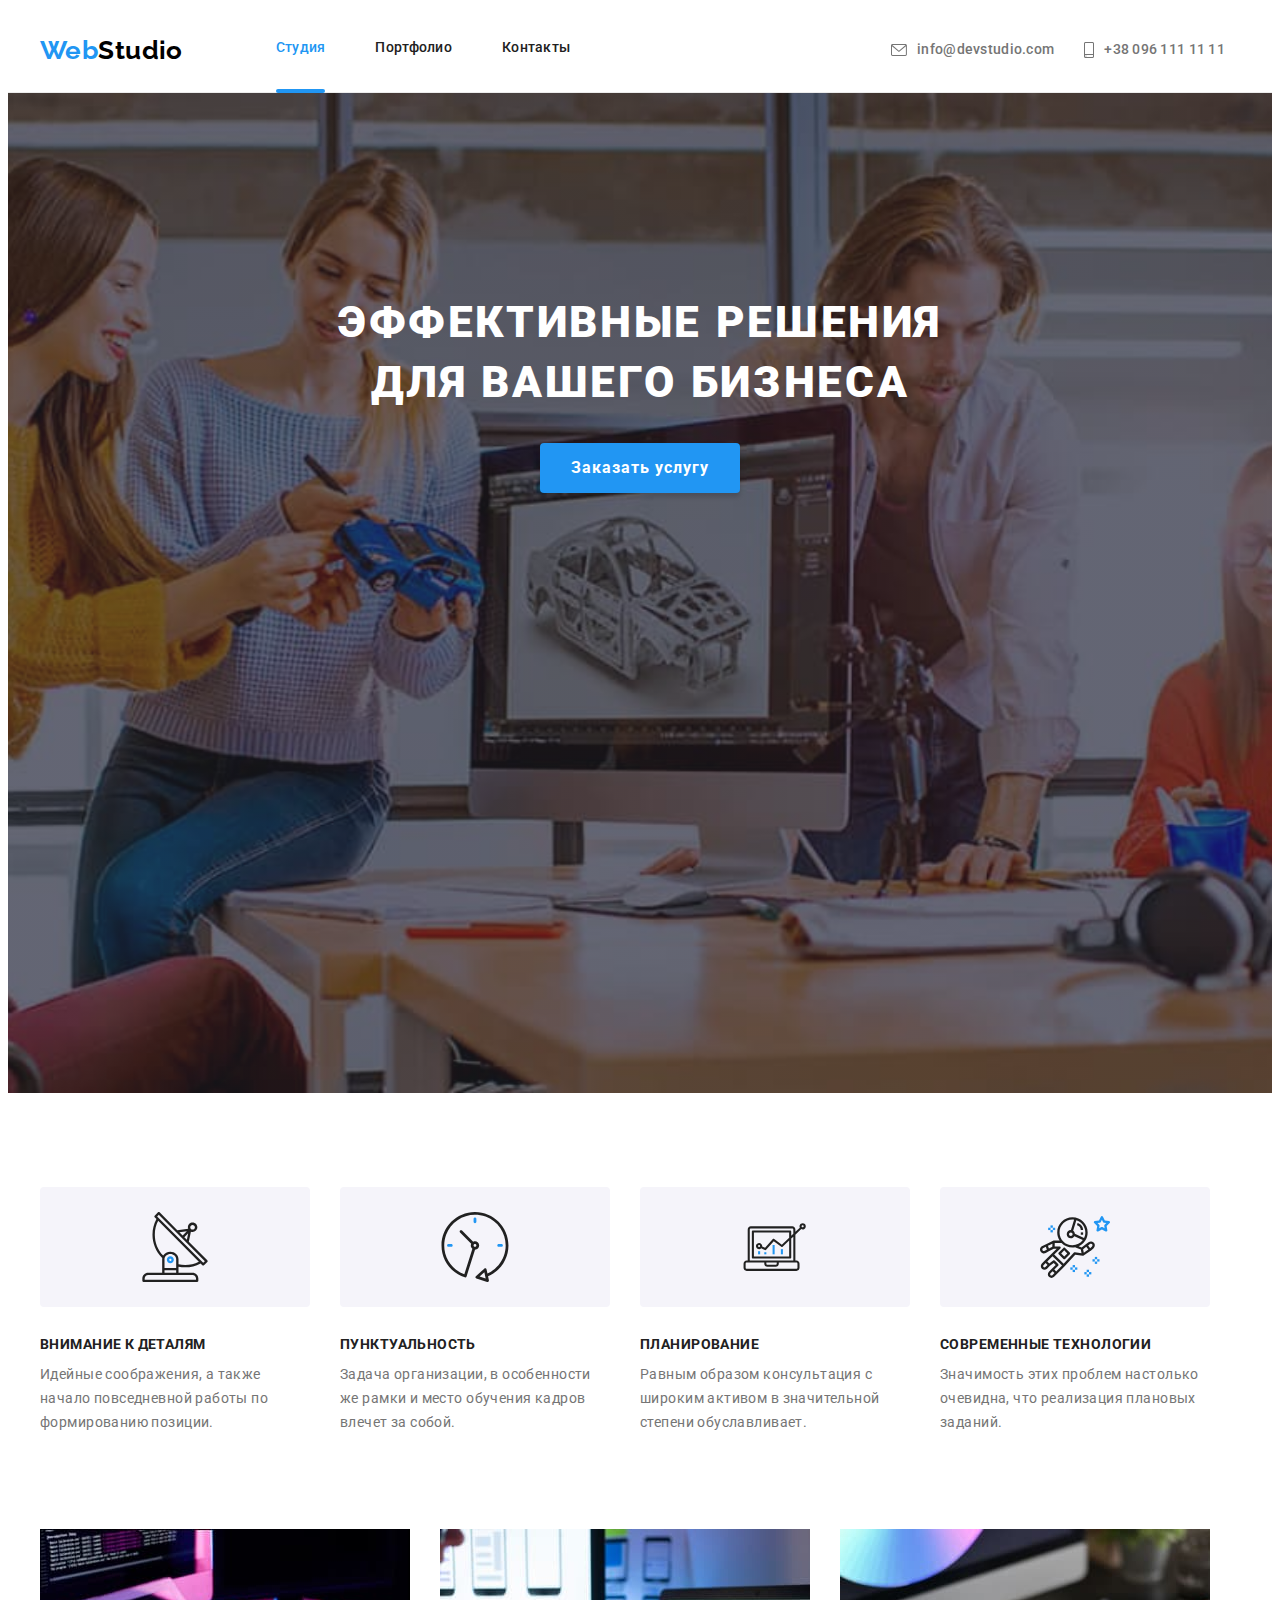
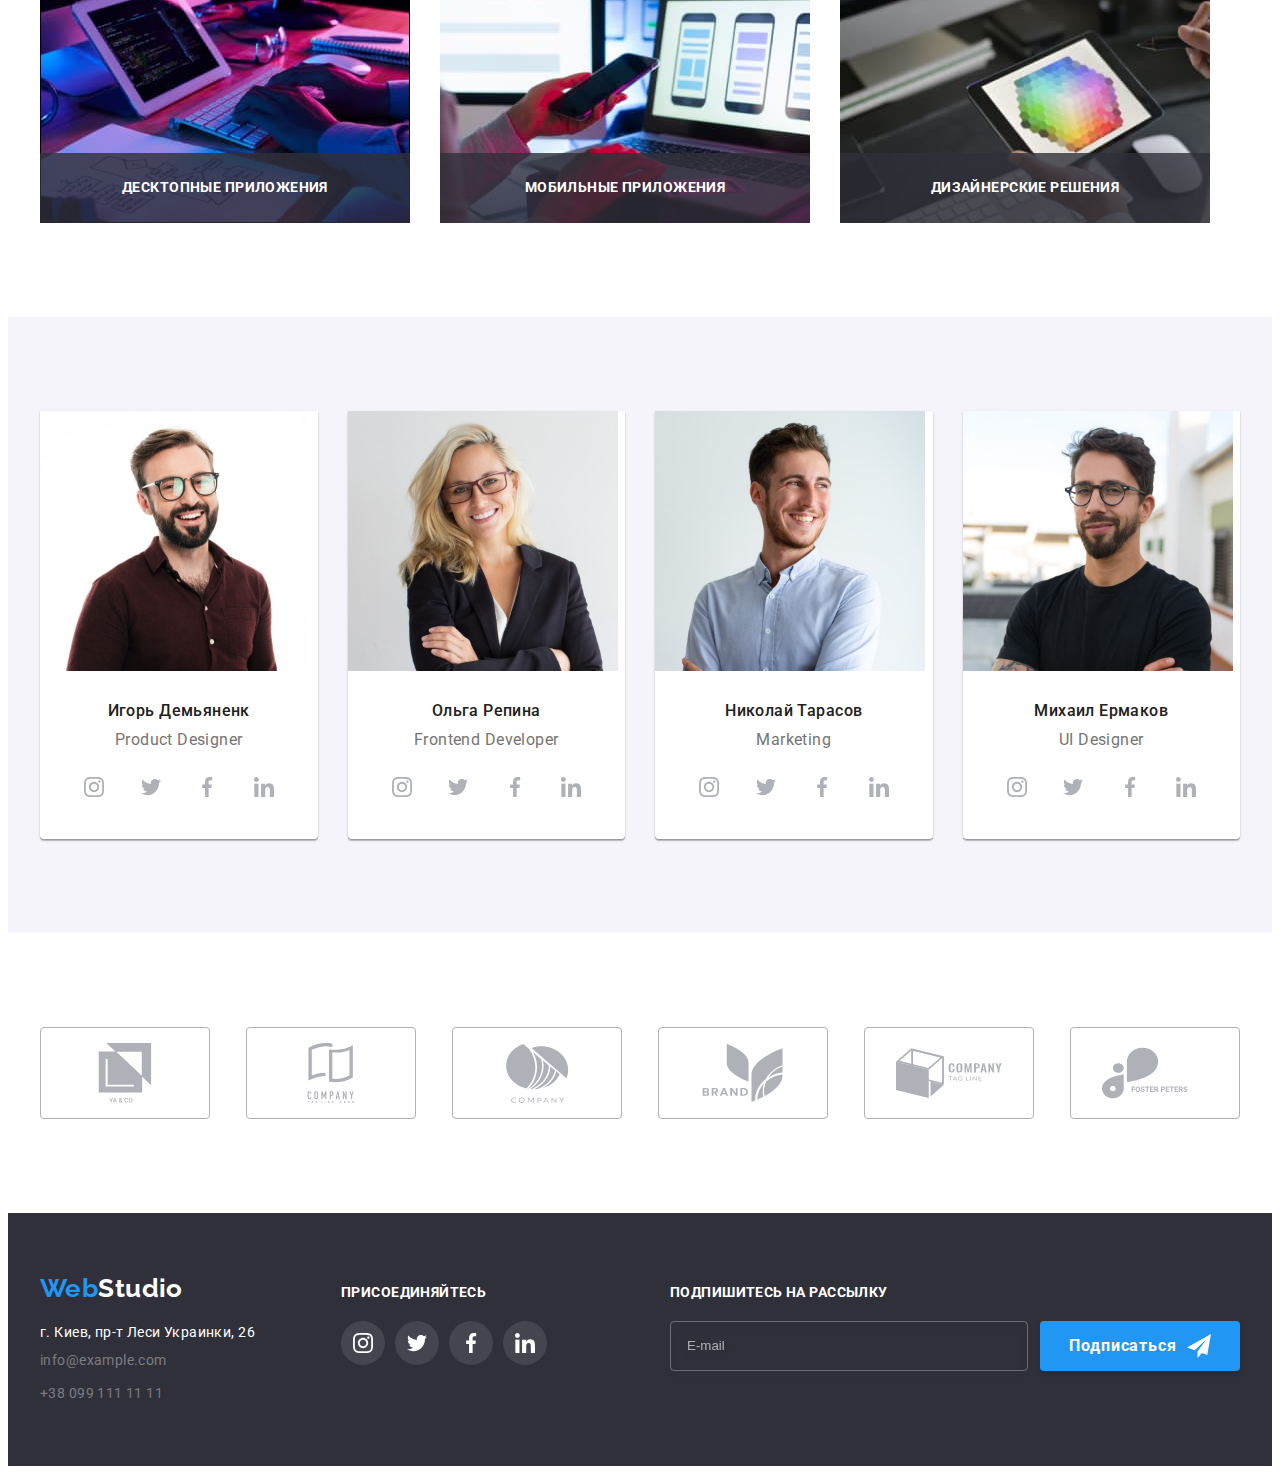
<file: index.html>
<!DOCTYPE html>
<html lang="ru">

<head>
    <meta charset="UTF-8">
    <meta http-equiv="X-UA-Compatible" content="IE=edge">
    <meta name="viewport" content="width=device-width, initial-scale=1.0">
    <title>Document</title>
    <link rel="preconnect" href="https://fonts.googleapis.com">
    <link rel="preconnect" href="https://fonts.gstatic.com" crossorigin>
    <link href="https://fonts.googleapis.com/css2?family=Raleway:wght@700&family=Roboto:wght@400;500;700;900&display=swap"
        rel="stylesheet">
    <link rel="stylesheet" href="https://cdnjs.cloudflare.com/ajax/libs/modern-normalize/1.1.0/modern-normalize.min.css"
        integrity="sha512-wpPYUAdjBVSE4KJnH1VR1HeZfpl1ub8YT/NKx4PuQ5NmX2tKuGu6U/JRp5y+Y8XG2tV+wKQpNHVUX03MfMFn9Q=="
        crossorigin="anonymous" referrerpolicy="no-referrer" />
    <link rel="stylesheet" href="./css/main.min.css" />
</head>

<body>
    <header class="header">
        <div class="container header__container">
            <nav class="header__container">
                <a href="./index.html" lang="en" class="logo link">Web<span class="logo__header">Studio</span></a>
                <ul class="menu-nav list">
                    <li class="menu-nav__item current"><a class="link-nav menu-nav--color current link" href="./index.html">Студия</a></li>
                    <li class="menu-nav__item"><a class="link-nav menu-nav--color link" href="./portfolio.html">Портфолио</a></li>
                    <li class="menu-nav__item"><a class="link-nav menu-nav--color link" href="">Контакты</a></li>
                </ul>
            </nav>
    
            <div class="container">
                <ul class="auth-nav list">
                    <li class="auth-nav__item">
                        <a class="link-nav auth-nav--color link" href="mailto:info@devstudio.com">
                            <svg class="auth-nav__icon" width="16" height="12">
                                <use href="./images/sprite.svg#envelope"></use>
                            </svg> info@devstudio.com
                        </a>
                    </li>
                    <li class="auth-nav__item">
                        <a class="link-nav auth-nav--color link" href="tel:+380961111111">
                            <svg class="auth-nav__icon" width="10" height="16">
                                <use href="./images/sprite.svg#smartphone"></use>
                            </svg> +38 096 111 11 11
                        </a>
                    </li>
                </ul>
            </div>
        </div>
    </header>

    <main>
        <section class="hero centered">
            <div class="container">
                <h1 class="hero__title">Эффективные решения<br />для вашего бизнеса</h1>
                <button class="button" type="button" data-modal-open>Заказать услугу</button>
            </div>
        </section>

        <section class="section">
            <div class="container">
                <h2 class="section__title visually-hidden">Особенности</h2>
                <ul class="feature list">
                    <li class="feature__item">
                        <div class="feature__icon">
                            <svg width="70" height="70">
                                <use href="./images/sprite.svg#icon-antenna"></use>
                            </svg>
                        </div>
                        <h3 class="feature__title">Внимание к деталям</h3>
                        <p class="feature__text">Идейные соображения, а также начало повседневной работы по формированию позиции.</p>
                    </li>
                    <li class="feature__item">
                        <div class="feature__icon">
                            <svg width="70" height="70">
                                <use href="./images/sprite.svg#icon-clock"></use>
                            </svg>
                        </div>
                        <h3 class="feature__title">Пунктуальность</h3>
                        <p class="feature__text">Задача организации, в особенности же рамки и место обучения кадров влечет за собой.</p>
                    </li>
                    <li class="feature__item">
                        <div class="feature__icon">
                            <svg width="70" height="70">
                                <use href="./images/sprite.svg#icon-diagram"></use>
                            </svg>
                        </div>
                        <h3 class="feature__title">Планирование</h3>
                        <p class="feature__text">Равным образом консультация с широким активом в значительной степени обуславливает.</p>
                    </li>
                    <li class="feature__item">
                        <div class="feature__icon">
                            <svg width="70" height="70">
                                <use href="./images/sprite.svg#icon-astronaut"></use>
                            </svg>
                        </div>
                        <h3 class="feature__title">Современные технологии</h3>
                        <p class="feature__text">Значимость этих проблем настолько очевидна, что реализация плановых заданий.</p>
                    </li>
                </ul>
            </div>
        </section>

        <section class="section section--nopadding">
            <div class="container">
                <h2 class="section__title centered">Чем мы занимаемся</h2>
                <ul class="section-box list">
                    <li class="section-box__item">
                        <img src="./images/img-1.jpg" alt="бокс 1" width="370" />
                        <p class="section-box__text">Десктопные приложения</p>
                    </li>
                    <li class="section-box__item">
                        <img src="./images/img-2.jpg" alt="бокс 2" width="370" />
                        <p class="section-box__text">Мобильные приложения</p>
                    </li>
                    <li class="section-box__item">
                        <img src="./images/img-3.jpg" alt="бокс 3" width="370" />
                        <p class="section-box__text">Дизайнерские решения</p>
                    </li>
                </ul>
            </div>
        </section>

        <section class="section section--bg centered">
            <div class="container">
                <h2 class="section__title">Наша команда</h2>
                <ul class="command list">
                    <li class="command-card">
                        <img src="./images/img1.jpg" alt="Игорь Демьяненко" width="270" />
                        <div class="command-group">
                            <h3 class="command-card__title">Игорь Демьяненк</h3>
                            <p class="command-card__text" lang="en">Product Designer</p>
                            <ul class="social-list list">
                                <li>
                                    <a class="social-list__link" href="">
                                        <svg class="social-list__icon" width="20" height="20">
                                            <use href="./images/sprite.svg#instagram"></use>
                                        </svg>
                                    </a>
                                </li>
                                <li>
                                    <a class="social-list__link" href="">
                                        <svg class="social-list__icon" width="20" height="20">
                                            <use href="./images/sprite.svg#twitter"></use>
                                        </svg>
                                    </a>
                                </li>
                                <li>
                                    <a class="social-list__link" href="">
                                        <svg class="social-list__icon" width="20" height="20">
                                            <use href="./images/sprite.svg#facebook"></use>
                                        </svg>
                                    </a>
                                </li>
                                <li>
                                    <a class="social-list__link" href="">
                                        <svg class="social-list__icon" width="20" height="20">
                                            <use href="./images/sprite.svg#linkedin"></use>
                                        </svg>
                                    </a>
                                </li>
                            </ul>
                        </div>
                    </li>
                    <li class="command-card">
                        <img src="./images/img2.jpg" alt="Ольга Репина" width="270" />
                        <div class="command-group">
                            <h3 class="command-card__title">Ольга Репина</h3>
                            <p class="command-card__text" lang="en">Frontend Developer</p>
                            <ul class="social-list list">
                                <li>
                                    <a class="social-list__link" href="">
                                        <svg class="social-list__icon" width="20" height="20">
                                            <use href="./images/sprite.svg#instagram"></use>
                                        </svg>
                                    </a>
                                </li>
                                <li>
                                    <a class="social-list__link" href="">
                                        <svg class="social-list__icon" width="20" height="20">
                                            <use href="./images/sprite.svg#twitter"></use>
                                        </svg>
                                    </a>
                                </li>
                                <li>
                                    <a class="social-list__link" href="">
                                        <svg class="social-list__icon" width="20" height="20">
                                            <use href="./images/sprite.svg#facebook"></use>
                                        </svg>
                                    </a>
                                </li>
                                <li>
                                    <a class="social-list__link" href="">
                                        <svg class="social-list__icon" width="20" height="20">
                                            <use href="./images/sprite.svg#linkedin"></use>
                                        </svg>
                                    </a>
                                </li>
                            </ul>
                        </div>
                    </li>
                    <li class="command-card">
                        <img src="./images/img3.jpg" alt="Николай Тарасов" width="270" />
                        <div class="command-group">
                            <h3 class="command-card__title">Николай Тарасов</h3>
                            <p class="command-card__text" lang="en">Marketing</p>
                            <ul class="social-list list">
                                <li>
                                    <a class="social-list__link" href="">
                                        <svg class="social-list__icon" width="20" height="20">
                                            <use href="./images/sprite.svg#instagram"></use>
                                        </svg>
                                    </a>
                                </li>
                                <li>
                                    <a class="social-list__link" href="">
                                        <svg class="social-list__icon" width="20" height="20">
                                            <use href="./images/sprite.svg#twitter"></use>
                                        </svg>
                                    </a>
                                </li>
                                <li>
                                    <a class="social-list__link" href="">
                                        <svg class="social-list__icon" width="20" height="20">
                                            <use href="./images/sprite.svg#facebook"></use>
                                        </svg>
                                    </a>
                                </li>
                                <li>
                                    <a class="social-list__link" href="">
                                        <svg class="social-list__icon" width="20" height="20">
                                            <use href="./images/sprite.svg#linkedin"></use>
                                        </svg>
                                    </a>
                                </li>
                            </ul>
                        </div>
                    </li>
                    <li class="command-card">
                        <img src="./images/img4.jpg" alt="Михаил Ермаков" width="270" />
                        <div class="command-group">
                            <h3 class="command-card__title">Михаил Ермаков</h3>
                            <p class="command-card__text" lang="en">UI Designer</p>
                            <ul class="social-list list">
                                <li>
                                    <a class="social-list__link" href="">
                                        <svg class="social-list__icon" width="20" height="20">
                                            <use href="./images/sprite.svg#instagram"></use>
                                        </svg>
                                    </a>
                                </li>
                                <li>
                                    <a class="social-list__link" href="">
                                        <svg class="social-list__icon" width="20" height="20">
                                            <use href="./images/sprite.svg#twitter"></use>
                                        </svg>
                                    </a>
                                </li>
                                <li>
                                    <a class="social-list__link" href="">
                                        <svg class="social-list__icon" width="20" height="20">
                                            <use href="./images/sprite.svg#facebook"></use>
                                        </svg>
                                    </a>
                                </li>
                                <li>
                                    <a class="social-list__link" href="">
                                        <svg class="social-list__icon" width="20" height="20">
                                            <use href="./images/sprite.svg#linkedin"></use>
                                        </svg>
                                    </a>
                                </li>
                            </ul>
                        </div>
                    </li>
                </ul>
            </div>
        </section>
        <section class="section centered">
            <div class="container">
            <h2 class="section__title">Постоянные клиенты</h2>
            <ul class="client list">
                <li> 
                    <a class="client__link" href="">
                        <svg class="client__icon" width="106" height="60">
                            <use href="./images/sprite.svg#icon-group"></use>
                        </svg>
                    </a>
                </li>
                <li> 
                    <a class="client__link" href="">
                        <svg class="client__icon" width="106" height="60">
                            <use href="./images/sprite.svg#icon-group-1"></use>
                        </svg>
                    </a>
                </li>
                <li> 
                    <a class="client__link" href="">
                        <svg class="client__icon" width="106" height="60">
                            <use href="./images/sprite.svg#icon-group-2"></use>
                        </svg>
                    </a>
                </li>
                <li> 
                    <a class="client__link" href="">
                        <svg class="client__icon" width="106" height="60">
                            <use href="./images/sprite.svg#icon-group-3"></use>
                        </svg>
                    </a>
                </li>
                <li> 
                    <a class="client__link" href="">
                        <svg class="client__icon" width="106" height="60">
                            <use href="./images/sprite.svg#icon-group-4"></use>
                        </svg>
                    </a>
                </li>
                <li> 
                    <a class="client__link" href="">
                        <svg class="client__icon" width="106" height="60">
                            <use href="./images/sprite.svg#icon-group-5"></use>
                        </svg>
                    </a>
                </li>
            </ul>
            </div>
        </section>
    </main>

    <footer class="footer">
        <div class="container footer__container">
            <div>
                <a href="./index.html" lang="en" class="logo logo--margin link">Web<span class="logo__footer">Studio</span></a>
                <address>
                    <ul class="address list">
                        <li class="address__item">
                            <a class="address__link-address link" href="https://goo.gl/maps/uHZPER68GEtM1zdZ9" target="_blank" rel="noopener noreferrer">
                                    г. Киев, пр-т Леси Украинки, 26
                            </a>
                        </li>
                        <li class="address__item"><a class="address__link-contact link" href="mailto:info@example.com">info@example.com</a></li>
                        <li class="address__item"><a class="address__link-contact link" href="tel:+380991111111">+38 099 111 11 11</a></li>
                    </ul>
                </address>
            </div>
            
            <div class="social">
                <p class="social__title">присоединяйтесь</p>
                <ul class="social-list list">
                    <li>
                        <a class="social-list__link social-list__link--color " href="">
                            <svg class="social-list__icon social-list__icon--color" width="20" height="20">
                                <use href="./images/sprite.svg#instagram"></use>
                            </svg>
                        </a>
                    </li>
                    <li>
                        <a class="social-list__link social-list__link--color" href="">
                            <svg class="social-list__icon social-list__icon--color" width="20" height="20">
                                <use href="./images/sprite.svg#twitter"></use>
                            </svg>
                        </a>
                    </li>
                    <li>
                        <a class="social-list__link social-list__link--color" href="">
                            <svg class="social-list__icon social-list__icon--color" width="20" height="20">
                                <use href="./images/sprite.svg#facebook"></use>
                            </svg>
                        </a>
                    </li>
                    <li>
                        <a class="social-list__link social-list__link--color" href="">
                            <svg class="social-list__icon social-list__icon--color" width="20" height="20">
                                <use href="./images/sprite.svg#linkedin"></use>
                            </svg>
                        </a>
                    </li>
                </ul>
            </div>

            <form>
                <p class="social__title">Подпишитесь на рассылку</p>
                <div class="e-mail">
                    <div class="e-mail__input">
                        <label for="mail"></label>
                        <input type="email" name="mail" id="mail" placeholder="E-mail" />
                    </div>
                    <button class="button button--send " type="submit">Подписаться
                        <svg class="e-mail__icon-send" width="24" height="24">
                            <use href="./images/icons.svg#icon-send"></use>
                        </svg>
                    </button>
                </div>
            </form>
        </div>
    </footer>

    <div class="backdrop is-hidden" data-modal>
        <div class="modal">
            <div class="modal__close">
                <button class="modal__button" type="button" data-modal-close>
                    <svg width="18" height="18">
                        <use href="./images/sprite.svg#close-black"></use>
                    </svg>
                </button>
            </div>
            <form class="form">
                <p class="form__title">Оставьте свои данные, мы вам перезвоним</p>
                
                <div class="form__field">
                    <label class="form__text" for="name">Имя</label>
                    <div class="form__input-icons">
                        <input class="form__input" type="text" name="name" id="name"/>
                        <svg class="form__icons" width="18" height="18">
                            <use href="./images/icons.svg#person-black"></use>
                        </svg>
                    </div>
                </div>

                <div class="form__field">
                    <label class="form__text" for="tel">Телефон</label>
                    <div class="form__input-icons">
                        <input class="form__input" type="tel" name="tel" id="tel" />
                        <svg class="form__icons" width="18" height="18">
                            <use href="./images/icons.svg#phone-black"></use>
                        </svg>
                    </div>
                </div>

                <div class="form__field">
                    <label class="form__text" for="post">Почта</label>
                    <div class="form__input-icons">
                        <input class="form__input" type="email" name="post" id="post" />
                        <svg class="form__icons" width="18" height="18">
                            <use href="./images/icons.svg#email-black"></use>
                        </svg>
                    </div>
                </div>

                <div class="form__field form__field--comment">
                    <label class="form__text" for="comment">Комментарий</label>
                    <textarea class="form__input form__input--comment" name="comment" id="comment" placeholder="Введите текст"></textarea>
                </div>

                <div class="form__checkbox">
                    <label class="form__label-checkbox" for="accept">
                        <input class="form__checkbox-input" type="checkbox" name="agreement" value="accept" id="accept" />
                        <svg class="form__icon-check" width="16" height="15">
                            <use href="./images/icons.svg#icon-check"></use>
                        </svg>
                        Соглашаюсь с рассылкой и принимаю 
                        <a class="form__link-check link" href="">Условия договора</a>
                    </label>
                </div>

                <button class="button button__form" type="submit">Отправить</button>
            </form>
        </div>
    </div>

    <script src="./js/modal.js"></script>
</body>
</html>
</file>
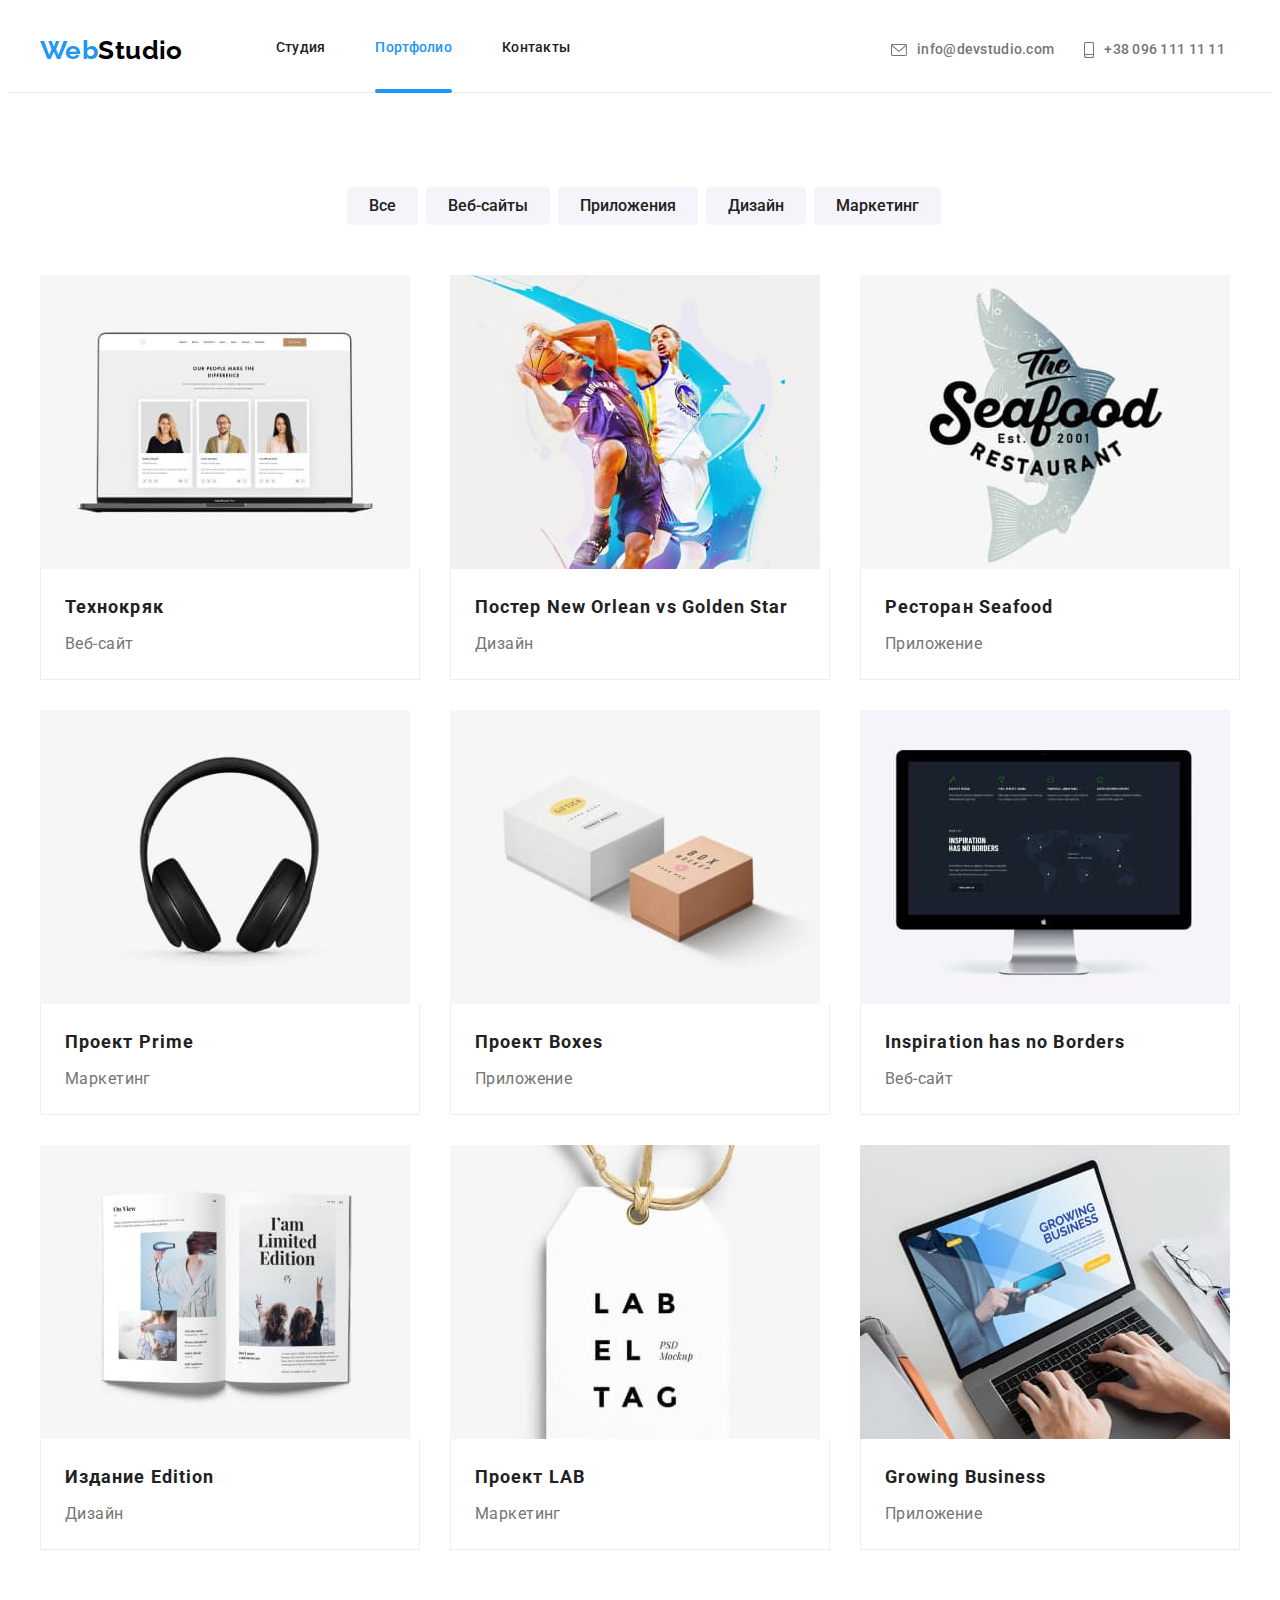
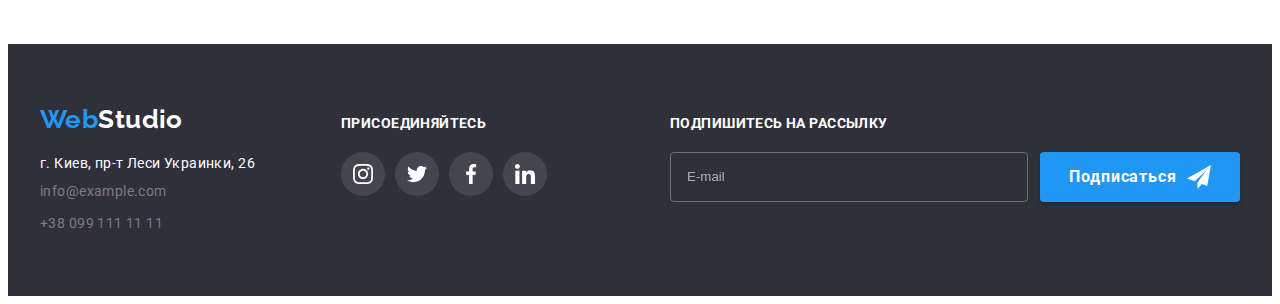
<file: portfolio.html>
<!DOCTYPE html>
<html lang="ru">

<head>
    <meta charset="UTF-8">
    <meta http-equiv="X-UA-Compatible" content="IE=edge">
    <meta name="viewport" content="width=device-width, initial-scale=1.0">
    <title>Portfolio</title>
    <link rel="preconnect" href="https://fonts.googleapis.com">
    <link rel="preconnect" href="https://fonts.gstatic.com" crossorigin>
    <link href="https://fonts.googleapis.com/css2?family=Raleway:wght@700&family=Roboto:wght@400;500;700;900&display=swap"
        rel="stylesheet">
    <link rel="stylesheet" href="https://cdnjs.cloudflare.com/ajax/libs/modern-normalize/1.1.0/modern-normalize.min.css"
        integrity="sha512-wpPYUAdjBVSE4KJnH1VR1HeZfpl1ub8YT/NKx4PuQ5NmX2tKuGu6U/JRp5y+Y8XG2tV+wKQpNHVUX03MfMFn9Q=="
        crossorigin="anonymous" referrerpolicy="no-referrer" />
        <link rel="stylesheet" href="./css/main.min.css" />

    <!-- <link rel="stylesheet" href="./css/styles.css" /> -->
</head>

<body>
    <header class="header">
        <div class="container header__container">
            <nav class="header__container">
                <a href="./index.html" lang="en" class="logo link">Web<span class="logo__header">Studio</span></a>
                <ul class="menu-nav list">
                    <li class="menu-nav__item"><a class="link-nav menu-nav--color link"
                            href="./index.html">Студия</a></li>
                    <li class="menu-nav__item current"><a class="link-nav menu-nav--color link current"
                            href="./portfolio.html">Портфолио</a></li>
                    <li class="menu-nav__item"><a class="link-nav menu-nav--color link" href="">Контакты</a></li>
                </ul>
            </nav>
    
            <div class="container">
                <ul class="auth-nav list">
                    <li class="auth-nav__item">
                        <a class="link-nav auth-nav--color link" href="mailto:info@devstudio.com">
                            <svg class="auth-nav__icon" width="16" height="12">
                                <use href="./images/sprite.svg#envelope"></use>
                            </svg> info@devstudio.com
                        </a>
                    </li>
                    <li class="auth-nav__item">
                        <a class="link-nav auth-nav--color link" href="tel:+380961111111">
                            <svg class="auth-nav__icon" width="10" height="16">
                                <use href="./images/sprite.svg#smartphone"></use>
                            </svg> +38 096 111 11 11
                        </a>
                    </li>
                </ul>
            </div>
        </div>
    </header>

    <main>
        <section class="section">
            <div class="container">
                <h1 class="section__title visually-hidden">Портфолио</h1>
                <ul class="filters list">
                    <li class="filters__item"><button class="filters__botton" type="button">Все</button></li>
                    <li class="filters__item"><button class="filters__botton" type="button">Веб-сайты</button></li>
                    <li class="filters__item"><button class="filters__botton" type="button">Приложения</button></li>
                    <li class="filters__item"><button class="filters__botton" type="button">Дизайн</button></li>
                    <li class="filters__item"><button class="filters__botton" type="button">Маркетинг</button></li>
                </ul>

                <ul class="project list">
                    <li class="project__item">
                        <a class="project__link link" href="">
                            <div class="project__hover-overlay">
                                <img src="./images/portfolio/img-tehno.jpg" alt="технокряк" width="370" height="294">
                                <p class="project__text-overlay">Технокряк это современная площадка распространения коронавируса. Компании используют эту
                                    платформу для цифрового шпионажа и атак на защищённые сервера конкурентов.</p>
                            </div>
                            <div class="project__group">
                                <h2 class="project__title">Технокряк</h2>
                                <p class="project__text">Веб-сайт</p>
                            </div>
                        </a>
                    </li>
                    <li class="project__item">
                        <a class="project__link link" href="">
                            <div class="project__hover-overlay">
                                <img src="./images/portfolio/img-neworlean.jpg" alt="постер" width="370" height="294">
                                <p class="project__text-overlay">Технокряк это современная площадка распространения коронавируса. Компании используют эту
                                    платформу для цифрового шпионажа и атак на защищённые сервера конкурентов.</p>
                            </div>
                            <div class="project__group">
                                <h2 class="project__title">Постер <span lang="en">New Orlean vs Golden Star</span></h2>
                                <p class="project__text">Дизайн</p>
                            </div>
                        </a>
                    </li>
                    <li class="project__item">
                        <a class="project__link link" href="">
                            <div class="project__hover-overlay">
                                <img src="./images/portfolio/img-seafood.jpg" alt="постер ресторана" width="370" height="294">
                                <p class="project__text-overlay">Технокряк это современная площадка распространения коронавируса. Компании используют эту
                                    платформу для цифрового шпионажа и атак на защищённые сервера конкурентов.</p>
                            </div>
                            <div class="project__group">
                                <h2 class="project__title">Ресторан <span lang="en">Seafood</span></h2>
                                <p class="project__text">Приложение</p>
                            </div>
                        </a>
                    </li>
                    <li class="project__item">
                        <a class="project__link link" href="">
                            <div class="project__hover-overlay">
                                <img src="./images/portfolio/img-prime.jpg" alt="наушники" width="370" height="294">
                                <p class="project__text-overlay">Технокряк это современная площадка распространения коронавируса. Компании используют эту
                                    платформу для цифрового шпионажа и атак на защищённые сервера конкурентов.</p>
                            </div>
                            <div class="project__group">
                                <h2 class="project__title">Проект <span lang="en">Prime</span></h2>
                                <p class="project__text">Маркетинг</p>
                            </div>
                        </a>
                    </li>
                    <li class="project__item">
                        <a class="project__link link" href="">
                            <div class="project__hover-overlay">
                                <img src="./images/portfolio/img-boxes.jpg" alt="коробки" width="370" height="294">
                                <p class="project__text-overlay">Технокряк это современная площадка распространения коронавируса. Компании используют эту
                                    платформу для цифрового шпионажа и атак на защищённые сервера конкурентов.</p>
                            </div>
                            <div class="project__group">
                                <h2 class="project__title">Проект Boxes</h2>
                                <p class="project__text">Приложение</p>
                            </div>
                        </a>
                    </li>
                    <li class="project__item">
                        <a class="project__link link" href="">
                            <div class="project__hover-overlay">
                                <img src="./images/portfolio/img-inspiration.jpg" alt="монитор" width="370" height="294">
                                <p class="project__text-overlay">Технокряк это современная площадка распространения коронавируса. Компании используют эту
                                    платформу для цифрового шпионажа и атак на защищённые сервера конкурентов.</p>
                            </div>
                            <div class="project__group">
                                <h2 class="project__title" lang="en">Inspiration has no Borders</h2>
                                <p class="project__text">Веб-сайт</p>
                            </div>
                        </a>
                    </li>
                    <li class="project__item">
                        <a class="project__link link" href="">
                            <div class="project__hover-overlay">
                                <img src="./images/portfolio/img-limited.jpg" alt="журнал" width="370" height="294">
                                <p class="project__text-overlay">Технокряк это современная площадка распространения коронавируса. Компании используют эту
                                    платформу для цифрового шпионажа и атак на защищённые сервера конкурентов.</p>
                            </div>
                            <div class="project__group">
                                <h2 class="project__title">Издание <span lang="en">Edition</span></h2>
                                <p class="project__text">Дизайн</p>
                            </div>
                        </a>
                    </li>
                    <li class="project__item">
                        <a class="project__link link" href="">
                            <div class="project__hover-overlay">
                                <img src="./images/portfolio/img-lab.jpg" alt="бирка" width="370" height="294">
                                <p class="project__text-overlay">Технокряк это современная площадка распространения коронавируса. Компании используют эту
                                    платформу для цифрового шпионажа и атак на защищённые сервера конкурентов.</p>
                            </div>
                            <div class="project__group">
                                <h2 class="project__title">Проект <span lang="en">LAB</span></h2>
                                <p class="project__text">Маркетинг</p>
                            </div>
                        </a>
                    </li>
                    <li class="project__item">
                        <a class="project__link link" href="">
                            <div class="project__hover-overlay">
                                <img src="./images/portfolio/img-growing.jpg" alt="ноутбук" width="370" height="294">
                                <p class="project__text-overlay">Технокряк это современная площадка распространения коронавируса. Компании используют эту
                                платформу для цифрового шпионажа и атак на защищённые сервера конкурентов.</p>
                            </div>
                            <div class="project__group">
                                <h2 class="project__title" lang="en">Growing Business</h2>
                                <p class="project__text">Приложение</p>
                            </div>
                        </a>
                    </li>
                </ul>
            </div>
        </section>
    </main>

    <footer class="footer">
        <div class="container footer__container">
            <div>
                <a href="./index.html" lang="en" class="logo logo--margin link">Web<span
                        class="logo__footer">Studio</span></a>
                <address>
                    <ul class="address list">
                        <li class="address__item">
                            <a class="address__link-address link" href="https://goo.gl/maps/uHZPER68GEtM1zdZ9"
                                target="_blank" rel="noopener noreferrer">
                                г. Киев, пр-т Леси Украинки, 26
                            </a>
                        </li>
                        <li class="address__item"><a class="address__link-contact link"
                                href="mailto:info@example.com">info@example.com</a></li>
                        <li class="address__item"><a class="address__link-contact link" href="tel:+380991111111">+38 099 111
                                11 11</a></li>
                    </ul>
                </address>
            </div>
    
            <div class="social">
                <p class="social__title">присоединяйтесь</p>
                <ul class="social-list list">
                    <li>
                        <a class="social-list__link social-list__link--color " href="">
                            <svg class="social-list__icon social-list__icon--color" width="20" height="20">
                                <use href="./images/sprite.svg#instagram"></use>
                            </svg>
                        </a>
                    </li>
                    <li>
                        <a class="social-list__link social-list__link--color" href="">
                            <svg class="social-list__icon social-list__icon--color" width="20" height="20">
                                <use href="./images/sprite.svg#twitter"></use>
                            </svg>
                        </a>
                    </li>
                    <li>
                        <a class="social-list__link social-list__link--color" href="">
                            <svg class="social-list__icon social-list__icon--color" width="20" height="20">
                                <use href="./images/sprite.svg#facebook"></use>
                            </svg>
                        </a>
                    </li>
                    <li>
                        <a class="social-list__link social-list__link--color" href="">
                            <svg class="social-list__icon social-list__icon--color" width="20" height="20">
                                <use href="./images/sprite.svg#linkedin"></use>
                            </svg>
                        </a>
                    </li>
                </ul>
            </div>
    
            <form>
                <p class="social__title">Подпишитесь на рассылку</p>
                <div class="e-mail">
                    <div class="e-mail__input">
                        <label for="mail"></label>
                        <input type="email" name="mail" id="mail" placeholder="E-mail" />
                    </div>
                    <button class="button button--send " type="submit">Подписаться
                        <svg class="e-mail__icon-send" width="24" height="24">
                            <use href="./images/icons.svg#icon-send"></use>
                        </svg>
                    </button>
                </div>
            </form>
        </div>
    </footer>
</body>
</html>
</file>
<file: css/styles.css>
:root {
    --primary-text-color: #757575;
    --title-text-color: #212121;
    --accent-color: #2196F3;
    --primary-white-color: #ffffff;
    --primary-black-color: #000000;
    --background-bg-color: #2F303A;
    --background-section-color: #F5F4FA;
    --secondary-accent-color: #188CE8;
    --secondary-border-color: #EEEEEE;
    --secondary-contact-color: #ffffff60;
    --primary-border-color: #ECECEC;
    --secondary-list-color: #AFB1B8;
}
html {
    box-sizing: border-box;
}

body {
    color: var(--primary-text-color);
    background-color: var(--primary-white-color);
    font-family: 'Roboto','Segoe UI', 'Open Sans', 'Helvetica Neue', sans-serif;
    letter-spacing: 0.03em;
    font-size: 14px;
}

h1, 
h2, 
h3, 
p {
    margin-top: 0;
    margin-bottom: 0;
}

ul {
    margin-top: 0;
    margin-bottom: 0;
    padding-left: 0;
}

img {
    display: block;
    max-width: 100%;
    height: auto;
}

.container {
    width: 1200px;
    padding: 0 15px 0 15px;
    margin-left: auto;
    margin-right: auto;
}
.list {
    list-style: none;
}
.visually-hidden {
    position: absolute;
    width: 1px;
    height: 1px;
    margin: -1px;
    border: 0;
    padding: 0;
    white-space: nowrap;
    clip-path: inset(100%);
    clip: rect(0 0 0 0);
    overflow: hidden;
}
.link {
    text-decoration: none;
    font-style: normal;
}
.centered {
    text-align: center;
}

/* LOGO ==================================================*/

.logo {
    display: block;

    color: var(--accent-color);
    font-family: 'Raleway', sans-serif;
    font-weight: 700;
    font-size: 26px;
    line-height: 1.19;
}
.header__logo {
    margin-right: 93px;

    color: var(--primary-black-color);
}
.footer__logo { 
    color: var(--primary-white-color);
}
.logo--margin {
    margin-bottom: 20px;
}

/* HEADER ==================================================*/

.header {
    border-bottom: 1px solid var(--primary-border-color);
}
.header__container {
    display: flex;
    align-items: center;
}
.menu-nav {
    display: flex;
    align-items: center;
}
.menu-nav__item::after {
    content: "";
    display: block;
    height: 4px;
    border-radius: 2px;
    background-color: transparent;
    transform: translate(0, 1px);

    transition: background-color 250ms cubic-bezier(0.4, 0, 0.2, 1);
}
.menu-nav__item.current::after {
    content: "";
    display: block;
    background-color: var(--accent-color);
}
.menu-nav__item:hover::after, 
.menu-nav__item:focus::after {
    content: "";
    background-color: var(--accent-color);
}
.menu-nav__item:not(:last-child) {
    margin-right: 50px;
}
.link-nav {
    display: flex;
    align-items: center;
    justify-content: center;
    padding: 32px 0 32px 0;

    font-weight: 500;
    line-height: 1.14;
    letter-spacing: 0.02em;

    transition: color 250ms cubic-bezier(0.4, 0, 0.2, 1);
}
.menu-nav--color {
    color: var(--title-text-color);
}
.menu-nav--color.current {
    color: var(--accent-color);
}
.auth-nav {
    display: flex;
    align-items: center;
    justify-content: end;
}
.auth-nav__item:not(:last-child) {
    margin-right: 30px;
}
.auth-nav--color {
    color: var(--primary-text-color);
}
.auth-nav__icon {
    margin-right: 10px;
    fill: currentColor;
}
.link-nav:hover,
.link-nav:focus,
.auth-nav__icon:focus {
   color: var(--accent-color);
}

/* HERO ==================================================*/

.hero {
    background-color: var(--background-bg-color);
    padding: 200px 0 200px 0;
    
    max-width: 1600px;
    height: 600px;
    margin-left: auto;
    margin-right: auto;
    background-image: linear-gradient(
        to right, 
        rgba(47, 48, 58, 0.4), 
        rgba(47, 48, 58, 0.4)),
        url("../images/background.jpg");
    background-repeat: no-repeat;
    background-position: center;
    background-size: cover;
}
.hero__title {
    text-transform: uppercase;
    margin-bottom: 30px;
    
    color: var(--primary-white-color);
    font-weight: 900;
    font-size: 44px;
    line-height: 1.36;
    letter-spacing: 0.06em;
}
.button {
    min-width: 200px;
    min-height: 50px;
    padding: 0;
    align-items: center;
    border: none;
    box-shadow: 0px 4px 4px rgba(0, 0, 0, 0.15);
    border-radius: 4px;
    
    color: var(--primary-white-color);
    background-color: var(--accent-color);
    font-family: inherit;
    cursor: pointer;
    font-weight: 700;
    font-size: 16px;
    line-height: 1.87;
    letter-spacing: 0.06em;

    transition: background-color 250ms cubic-bezier(0.4, 0, 0.2, 1);
}
.button:hover, 
.button:focus {
    background-color: var(--secondary-accent-color);
}

/* SECTION-FEATURE ==================================================*/

.section {
    padding: 94px 0 94px 0;
}
.feature {
    display: flex;
    flex-wrap: wrap;
}
.feature__item {
    flex-basis: calc((100% - 120px) / 4);
    margin-right: 30px;
}
.feature__item:nth-child(4n) {
    margin-right: 0;
}
.feature__icon {
    display: flex;
    align-items: center;
    justify-content: center;
    height: 120px;
    width: 270px;
    margin-bottom: 30px;
    background-color: var(--background-section-color);
    border-radius: 4px;   
}
.feature__title {
    margin-bottom: 10px;
    
    color: var(--title-text-color);
    font-weight: 700;
    line-height: 1.14;
    text-transform: uppercase;
    font-size: 14px;
} 
.feature__text {
    line-height: 1.71;
}

/* SECTION ==================================================*/

.section--nopadding {
    padding-top: 0;
}
.section__title {
    margin-bottom: 50px;
    
    color: var(--title-text-color);
    font-weight: 700;
    font-size: 36px;
    line-height: 1.17;
}
.section-box {
    display: flex;
    flex-wrap: wrap;
}
.section-box__item:not(:last-child) {
    margin-right: 30px;
}
.section-box__item {
    position: relative;
}
.section-box__text {
    position: absolute;
    bottom: 0;
    width: 370px;
    background: rgba(47, 48, 58, 0.8);
    padding: 27px 0 27px 0;
    
    color: var(--primary-white-color);
    font-weight: 700;
    line-height: 1.14;
    text-align: center;
    text-transform: uppercase;
}

/* SECTION-BG ==================================================*/

.section--bg {
    background-color: var(--background-section-color);
}
.command {
    display: flex;
    flex-wrap: wrap;
    margin-left: -30px;
}
.command-card {
    flex-basis: calc((100% - 120px) / 4);
    margin-left: 30px;

    background-color: var(--primary-white-color);
    box-shadow: 0px 1px 3px rgba(0, 0, 0, 0.12), 
    0px 1px 1px rgba(0, 0, 0, 0.14), 
    0px 2px 1px rgba(0, 0, 0, 0.2);
    border-radius: 0px 0px 4px 4px;
}
.command-card__title {
    margin-bottom: 10px;
    
    color: var(--title-text-color);
    font-weight: 500;
} 
.command-card__title,
.command-card__text {
    font-size: 16px;
    line-height: 1.19;
}
.command-card__text{
    margin-bottom: 16px;
}
.command-group {
    padding: 30px 32px;
}
.social-list__link {
    display: flex;
    align-items: center;
    justify-content: center;
    width: 44px;
    height: 44px;
    background-color: var(--primary-white-color);
    border-radius: 50%;

    transition:  background-color 250ms cubic-bezier(0.4, 0, 0.2, 1);
}
.social-list__icon,
.client__icon {
    fill: var(--secondary-list-color);
    transition:  fill 250ms cubic-bezier(0.4, 0, 0.2, 1);
}
.social-list__link:hover,
.social-list__link:focus {
    background-color: var(--accent-color)
}
.social-list__link:hover .social-list__icon,
.social-list__link:focus .social-list__icon {
    fill: var(--primary-white-color);
}
.social-list,
.client {
    display: flex;
    justify-content: space-between;
}

/* CLIENT ==================================================*/

.client__link {
    display: flex;
    align-items: center;
    justify-content: center;
    width: 170px;
    height: 92px;
    border: 1px solid var(--secondary-list-color);
    box-sizing: border-box;
    border-radius: 4px;
}
.client__link,
.client__icon {
    transition: border-color 250ms cubic-bezier(0.4, 0, 0.2, 1),
    fill 250ms cubic-bezier(0.4, 0, 0.2, 1);
}
.client__link:hover,
.client__link:focus {
    border-color: var(--accent-color);
}
.client__link:hover .client__icon,
.client__link:focus .client__icon {
    fill: var(--accent-color);
}

/* FOOTER ==================================================*/

.footer {
    padding-top: 60px;
    padding-bottom: 60px;
    background-color: var(--background-bg-color);
}
.footer__container {
    display: flex;
    align-items: baseline;
}
.address {
    width: 231px;
}
.address__item:not(:last-child) {
    margin-bottom: 9px;
}
.address__link-address {
    color: var(--primary-white-color);
}
.address__link-contact {
    color: var(--secondary-contact-color);   
    line-height: 1.71;

    transition: color 250ms cubic-bezier(0.4, 0, 0.2, 1);
}
.address__link-contact:hover, 
.address__link-contact:focus {
    color: var(--accent-color);
}

.social {
    width: 206px;
    margin-left: 70px;
    margin-right: auto;
    justify-content: space-between;
}
.social__title {
    margin-bottom: 20px;

    font-weight: 700;
    font-size: 14px;
    line-height: 1.14;
    text-transform: uppercase;
    color: var(--primary-white-color);
}
.social-list__link--color {
    background-color: rgba(255, 255, 255, 0.1);
    transition: background-color 250ms cubic-bezier(0.4, 0, 0.2, 1);
}
.social-list__link--color:hover,
.social-list__link--color:focus {
    background-color: var(--accent-color)
}
.social-list__icon--color {
    fill: var(--primary-white-color);
}

.e-mail {
    display: flex;
}
.e-mail__input input {
    width: 358px;
    height: 50px;
    padding: 15px 16px;
    margin: 0;
    margin-right: 12px;

    border: 1px solid rgba(255, 255, 255, 0.3);
    box-sizing: border-box;
    filter: drop-shadow(0px 4px 4px rgba(0, 0, 0, 0.15));
    border-radius: 4px;

    background-color: transparent;
    color: rgba(255, 255, 255, 0.6);
    outline: none;

    transition: border-color 250ms cubic-bezier(0.4, 0, 0.2, 1), 
    background-color 250ms cubic-bezier(0.4, 0, 0.2, 1),
    color 250ms cubic-bezier(0.4, 0, 0.2, 1);
} 
.e-mail__input input:hover,
.e-mail__input input:focus {
    border-color: var(--accent-color);
    background-color: var(--primary-white-color);
    color: var(--title-text-color);
}
.e-mail__input::placeholder {
    color: rgba(255, 255, 255, 0.6);
    align-items: center;
    line-height: 1.25;
}
.button--send {
    display: flex;
    align-items: center;
    justify-content: center;
}
.e-mail__icon-send {
    fill: currentColor;
    margin-left: 10px;
}

/* BACKDROP ================================================== */

.backdrop {
    position: fixed;
    top: 0;
    left: 0;
    width: 100%;
    height: 100%;
    background-color: rgba(0, 0, 0, 0.2);

    opacity: 1;
    transition: opacity 250ms cubic-bezier(0.4, 0, 0.2, 1);
}
.is-hidden {
    opacity: 0;
    pointer-events: none;
}
.is-hidden .modal {
    transform: translate(-50%, -50%) scale(0.9);
}
.modal {
    position: absolute;
    top: 50%;
    left: 50%;

    transform: translate(-50%, -50%) scale(1);
    transition: transform 250ms cubic-bezier(0.4, 0, 0.2, 1);

    min-width: 528px;
    min-height: 581px;
    background-color: var(--primary-white-color);
    box-shadow: 0px 1px 3px rgba(0, 0, 0, 0.12), 
        0px 1px 1px rgba(0, 0, 0, 0.14), 
        0px 2px 1px rgba(0, 0, 0, 0.2);
    border-radius: 4px;
    padding: 40px;
}
.modal__close {
    display: flex;
    justify-content: end;
    padding: 8px 8px 0 0;
    margin: -40px -40px 0 -40px;
}
.modal__button {
    display: flex;
    flex-direction: column;
    align-items: center;
    justify-content: center;
    cursor: pointer;

    width: 30px;
    height: 30px;
    border-radius: 50%;
    border: 1px solid rgba(0, 0, 0, 0.10);
    background-color: var(--primary-white-color);

    transition: fill 250ms cubic-bezier(0.4, 0, 0.2, 1);
}
.modal__button:hover, 
.modal__button:focus {
    fill: var(--accent-color);
}

/* =============================================== */

.form__title {
    margin-bottom: 12px;
    font-weight: 700;
    font-size: 20px;
    line-height: 1.15;
    text-align: center;
    color: var(--title-text-color);
}
.form__field {
    display: flex;
    flex-direction: column;
    margin-bottom: 10px;
}
.form__field--comment{
    margin-bottom: 20px;
}
.form__text {
    margin-bottom: 4px;

    font-size: 12px;
    line-height: 1.17;
    letter-spacing: 0.01em;
}
.form__input-icons {
    position: relative;
}
.form__input {
    height: 40px;
    width: 448px;
    margin: 0;
    padding: 12px 42px;

    border: 1px solid rgba(33, 33, 33, 0.2);
    box-sizing: border-box;
    border-radius: 4px;
    outline: none;

    transition: border-color 250ms cubic-bezier(0.4, 0, 0.2, 1);
}
.form__input:hover,
.form__input:focus {
    border-color: var(--accent-color);
}
.form__input:hover + .form__icons,
.form__input:focus + .form__icons {
    fill: var(--accent-color);
}
.form__input--comment {
    padding: 12px 16px;
    height: 120px;
    resize: none;
}
.form__input::placeholder {
    color: rgba(117, 117, 117, 0.5);
    letter-spacing: 0.01em;
}
.form__icons {
    position: absolute;
    top: 50%;
    left: 12px;
    transform: translateY(-50%);

    transition: fill 250ms cubic-bezier(0.4, 0, 0.2, 1);
}
.form__checkbox {
    display: flex;
    line-height: 1.71;
    align-items: center;
    justify-content: center;
}
.form__label-checkbox {
    display: flex;
    align-items: center;
    justify-content: center;
}
.form__checkbox-input {
    position: absolute;
    width: 1px;
    height: 1px;
    margin: -1px;
    border: 0;
    padding: 0;
    clip: rect(0 0 0 0);
    overflow: hidden;
}
.form__icon-check {
    width: 16px;
    height: 15px;
    border: 2px solid var(--title-text-color);
    border-radius: 2px;
    margin-right: 7px;

    transition: background-color 250ms cubic-bezier(0.4, 0, 0.2, 1),
    border-color 250ms cubic-bezier(0.4, 0, 0.2, 1);
}
.form__checkbox-input:checked + .form__icon-check {
    background-color: var(--accent-color);
    background-size: contain;
    background-origin: border-box;
    border-color: var(--accent-color);
}

.form__link-check {
    color: var(--accent-color);
    border-bottom: 1px solid currentColor;
    line-height: 0.85;
    margin-left: 3px;
    margin-top: 3px;
}
.form__button {
    margin-top: 30px;
    position: relative;
    left: 50%;
    transform: translate(-50%, 0);
}

/* PORTFOLIO ==================================================*/

.filters {
    display: flex;
    align-items: center;
    margin-bottom: 50px;
    justify-content: center;
}
.filters__item {
    margin-left: 8px;
}
.filters__botton { 
    text-align: center;
    display: inline-block;
    border: none;
    border-radius: 4px;
    padding: 6px 22px;
    
    color: var(--title-text-color);
    background-color: var(--background-section-color);
    font-family: inherit;
    cursor: pointer;
    font-weight: 500;
    font-size: 16px;
    line-height: 1.62;

    transition: color 250ms cubic-bezier(0.4, 0, 0.2, 1),
    background-color 250ms cubic-bezier(0.4, 0, 0.2, 1);
}
.filters__botton:hover, 
.filters__botton:focus {
    color: var(--primary-white-color);
    background-color: var(--accent-color);
}

/* ================================================== */

.project {
    display: flex;
    flex-wrap: wrap;
    margin-left: -30px;
    margin-top: -30px;
}
.project__item {
    flex-basis: calc((100% - 90px) / 3);
    margin-left: 30px;
    margin-top: 30px;
}
.project__link {
    display: block;
    color: var(--primary-text-color);

    transition: box-shadow 250ms cubic-bezier(0.4, 0, 0.2, 1);
}
.project__link:hover,
.project__link:focus {
    box-shadow: 0px 1px 1px rgba(0, 0, 0, 0.12), 
    0px 4px 4px rgba(0, 0, 0, 0.06), 
    1px 4px 6px rgba(0, 0, 0, 0.16);
}
.project__hover-overlay {
    position: relative;
    overflow: hidden;
}
.project__text-overlay {
    position: absolute;
    top: 0;
    left: 0;

    width: 100%;
    height: 100%;
    background: rgba(33, 150, 243, 0.9);
    padding: 63px 24px;

    font-size: 18px;
    line-height: 1.56;
    color: var(--primary-white-color);

    transform: translateY(101%);
    transition: transform 250ms cubic-bezier(0.4, 0, 0.2, 1);
}
.project__link:hover .project__text-overlay,
.project__link:focus .project__text-overlay {
    transform: translateY(0);
}
.project__group {
    border-left: 1px solid var(--secondary-border-color);
    border-right: 1px solid var(--secondary-border-color);
    border-bottom: 1px solid var(--secondary-border-color);
    box-sizing: border-box;
    padding: 20px 24px;
}
.project__title {
    margin-bottom: 4px;
        
    color: var(--title-text-color);
    font-weight: 700;
    font-size: 18px;
    line-height: 2;
    letter-spacing: 0.06em;
}
.project__text {  
    font-size: 16px;
    line-height: 1.87;
}
</file>
<file: css/main.min.css>
html{-webkit-box-sizing:border-box;box-sizing:border-box}body{color:#757575;background-color:#fff;font-family:"Roboto","Segoe UI","Open Sans","Helvetica Neue",sans-serif;letter-spacing:0.03em;font-size:14px}h1,h2,h3,p{margin-top:0;margin-bottom:0}ul{margin-top:0;margin-bottom:0;padding-left:0}img{display:block;max-width:100%;height:auto}.auth-nav,.menu-nav,.feature,.section-box,.command,.social-list,.client,.address,.filters,.project{list-style:none}.logo,.link-nav,.address__link-address,.address__link-contact,.project__link{text-decoration:none;font-style:normal}.section--bg,.section__title,.hero{text-align:center}.section__title{position:absolute;width:1px;height:1px;margin:-1px;border:0;padding:0;white-space:nowrap;-webkit-clip-path:inset(100%);clip-path:inset(100%);clip:rect(0 0 0 0);overflow:hidden}.section{padding:94px 0 94px 0}.section--nopadding{padding-top:0}.section--bg{background-color:#F5F4FA}.section__title{margin-bottom:50px;color:#212121;font-weight:700;font-size:36px;line-height:1.17}.container{width:1200px;padding:0 15px 0 15px;margin-left:auto;margin-right:auto}.button{min-width:200px;min-height:50px;padding:0;-webkit-box-align:center;-ms-flex-align:center;align-items:center;border:none;-webkit-box-shadow:0px 4px 4px rgba(0,0,0,0.15);box-shadow:0px 4px 4px rgba(0,0,0,0.15);border-radius:4px;color:#fff;background-color:#2196F3;font-family:inherit;cursor:pointer;font-weight:700;font-size:16px;line-height:1.87;letter-spacing:0.06em;-webkit-transition:background-color 250ms cubic-bezier(0.4, 0, 0.2, 1);transition:background-color 250ms cubic-bezier(0.4, 0, 0.2, 1)}.button:hover,.button:focus{background-color:#188CE8}.button--send{display:-webkit-box;display:-ms-flexbox;display:flex;-webkit-box-align:center;-ms-flex-align:center;align-items:center;-webkit-box-pack:center;-ms-flex-pack:center;justify-content:center}.button__form{margin-top:30px;position:relative;left:50%;-webkit-transform:translate(-50%, 0);transform:translate(-50%, 0)}.logo{display:block;color:#2196F3;font-family:"Raleway",sans-serif;font-weight:700;font-size:26px;line-height:1.19}.logo--margin{margin-bottom:20px}.logo__header{margin-right:93px;color:#000}.logo__footer{color:#fff}.header{border-bottom:1px solid #ECECEC}.header__container{display:-webkit-box;display:-ms-flexbox;display:flex;-webkit-box-align:center;-ms-flex-align:center;align-items:center;-webkit-box-pack:none;-ms-flex-pack:none;justify-content:none}.auth-nav{display:-webkit-box;display:-ms-flexbox;display:flex;-webkit-box-align:center;-ms-flex-align:center;align-items:center;-webkit-box-pack:end;-ms-flex-pack:end;justify-content:end}.auth-nav--color{color:#757575}.auth-nav__item:not(:last-child){margin-right:30px}.auth-nav__icon{margin-right:10px;fill:currentColor}.auth-nav__icon:focus{color:#2196F3}.menu-nav{display:-webkit-box;display:-ms-flexbox;display:flex;-webkit-box-align:center;-ms-flex-align:center;align-items:center;-webkit-box-pack:none;-ms-flex-pack:none;justify-content:none}.menu-nav--color{color:#212121}.menu-nav--color.current{color:#2196F3}.menu-nav__item::after{content:"";display:block;height:4px;border-radius:2px;background-color:transparent;-webkit-transform:translate(0, 1px);transform:translate(0, 1px);-webkit-transition:background-color 250ms cubic-bezier(0.4, 0, 0.2, 1);transition:background-color 250ms cubic-bezier(0.4, 0, 0.2, 1)}.menu-nav__item.current::after{content:"";display:block;background-color:#2196F3}.menu-nav__item:hover::after,.menu-nav__item:focus::after{content:"";background-color:#2196F3}.menu-nav__item:not(:last-child){margin-right:50px}.link-nav{display:-webkit-box;display:-ms-flexbox;display:flex;-webkit-box-align:center;-ms-flex-align:center;align-items:center;-webkit-box-pack:center;-ms-flex-pack:center;justify-content:center;-webkit-transition:color 250ms cubic-bezier(0.4, 0, 0.2, 1);transition:color 250ms cubic-bezier(0.4, 0, 0.2, 1);padding:32px 0 32px 0;font-weight:500;line-height:1.14;letter-spacing:0.02em}.link-nav:hover,.link-nav:focus{color:#2196F3}.hero{background-color:#2F303A;padding:200px 0 200px 0;max-width:1600px;height:600px;margin-left:auto;margin-right:auto;background-image:-webkit-gradient(linear, left top, right top, from(rgba(47,48,58,0.4)), to(rgba(47,48,58,0.4))),url("../images/background.jpg");background-image:linear-gradient(to right, rgba(47,48,58,0.4), rgba(47,48,58,0.4)),url("../images/background.jpg");background-repeat:no-repeat;background-position:center;background-size:cover}.hero__title{text-transform:uppercase;margin-bottom:30px;color:#fff;font-weight:900;font-size:44px;line-height:1.36;letter-spacing:0.06em}.feature{display:-webkit-box;display:-ms-flexbox;display:flex;-ms-flex-wrap:wrap;flex-wrap:wrap}.feature__item{-ms-flex-preferred-size:calc((100% - 120px) / 4);flex-basis:calc((100% - 120px) / 4);margin-right:30px}.feature__item:nth-child(4n){margin-right:0}.feature__icon{display:-webkit-box;display:-ms-flexbox;display:flex;-webkit-box-align:center;-ms-flex-align:center;align-items:center;-webkit-box-pack:center;-ms-flex-pack:center;justify-content:center;height:120px;width:270px;margin-bottom:30px;background-color:#F5F4FA;border-radius:4px}.feature__title{margin-bottom:10px;color:#212121;font-weight:700;line-height:1.14;text-transform:uppercase;font-size:14px}.feature__text{line-height:1.71}.section-box{display:-webkit-box;display:-ms-flexbox;display:flex;-ms-flex-wrap:wrap;flex-wrap:wrap}.section-box__item{position:relative}.section-box__item:not(:last-child){margin-right:30px}.section-box__text{position:absolute;bottom:0;width:370px;background:rgba(47,48,58,0.8);padding:27px 0 27px 0;color:#fff;font-weight:700;line-height:1.14;text-align:center;text-transform:uppercase}.command{display:-webkit-box;display:-ms-flexbox;display:flex;-ms-flex-wrap:wrap;flex-wrap:wrap;margin-left:-30px}.command-card{-ms-flex-preferred-size:calc((100% - 120px) / 4);flex-basis:calc((100% - 120px) / 4);margin-left:30px;background-color:#fff;-webkit-box-shadow:0px 1px 3px rgba(0,0,0,0.12),0px 1px 1px rgba(0,0,0,0.14),0px 2px 1px rgba(0,0,0,0.2);box-shadow:0px 1px 3px rgba(0,0,0,0.12),0px 1px 1px rgba(0,0,0,0.14),0px 2px 1px rgba(0,0,0,0.2);border-radius:0px 0px 4px 4px}.command-card__title{margin-bottom:10px;color:#212121;font-weight:500}.command-card__title,.command-card__text{font-size:16px;line-height:1.19}.command-card__text{margin-bottom:16px}.command-group{padding:30px 32px}.social{width:206px;margin-left:70px;margin-right:auto;-webkit-box-pack:justify;-ms-flex-pack:justify;justify-content:space-between}.social__title{margin-bottom:20px;font-weight:700;font-size:14px;line-height:1.14;text-transform:uppercase;color:#fff}.social-list{display:-webkit-box;display:-ms-flexbox;display:flex;-webkit-box-pack:justify;-ms-flex-pack:justify;justify-content:space-between}.social-list__link{display:-webkit-box;display:-ms-flexbox;display:flex;-webkit-box-align:center;-ms-flex-align:center;align-items:center;-webkit-box-pack:center;-ms-flex-pack:center;justify-content:center;-webkit-transition:background-color 250ms cubic-bezier(0.4, 0, 0.2, 1);transition:background-color 250ms cubic-bezier(0.4, 0, 0.2, 1);width:44px;height:44px;background-color:#fff;border-radius:50%}.social-list__link:hover,.social-list__link:focus{background-color:#2196F3}.social-list__link:hover .social-list__icon,.social-list__link:focus .social-list__icon{fill:#fff}.social-list__link--color{background-color:rgba(255,255,255,0.1);-webkit-transition:background-color 250ms cubic-bezier(0.4, 0, 0.2, 1);transition:background-color 250ms cubic-bezier(0.4, 0, 0.2, 1)}.social-list__link--color:hover,.social-list__link--color:focus{background-color:#2196F3}.social-list__icon{fill:#AFB1B8;-webkit-transition:fill 250ms cubic-bezier(0.4, 0, 0.2, 1);transition:fill 250ms cubic-bezier(0.4, 0, 0.2, 1)}.social-list__icon--color{fill:#fff}.client{display:-webkit-box;display:-ms-flexbox;display:flex;-webkit-box-pack:justify;-ms-flex-pack:justify;justify-content:space-between}.client__link{display:-webkit-box;display:-ms-flexbox;display:flex;-webkit-box-align:center;-ms-flex-align:center;align-items:center;-webkit-box-pack:center;-ms-flex-pack:center;justify-content:center;-webkit-transition:border-color 250ms cubic-bezier(0.4, 0, 0.2, 1);transition:border-color 250ms cubic-bezier(0.4, 0, 0.2, 1);-webkit-transition:fill 250ms cubic-bezier(0.4, 0, 0.2, 1);transition:fill 250ms cubic-bezier(0.4, 0, 0.2, 1);width:170px;height:92px;border:1px solid #AFB1B8;-webkit-box-sizing:border-box;box-sizing:border-box;border-radius:4px}.client__link:hover,.client__link:focus{border-color:#2196F3}.client__link:hover .client__icon,.client__link:focus .client__icon{fill:#2196F3}.client__icon{fill:#AFB1B8;-webkit-transition:border-color 250ms cubic-bezier(0.4, 0, 0.2, 1);transition:border-color 250ms cubic-bezier(0.4, 0, 0.2, 1);-webkit-transition:fill 250ms cubic-bezier(0.4, 0, 0.2, 1);transition:fill 250ms cubic-bezier(0.4, 0, 0.2, 1)}.footer{padding-top:60px;padding-bottom:60px;background-color:#2F303A}.footer__container{display:-webkit-box;display:-ms-flexbox;display:flex;-webkit-box-align:baseline;-ms-flex-align:baseline;align-items:baseline}.address{width:231px}.address__item:not(:last-child){margin-bottom:9px}.address__link-address{color:#fff}.address__link-contact{-webkit-transition:color 250ms cubic-bezier(0.4, 0, 0.2, 1);transition:color 250ms cubic-bezier(0.4, 0, 0.2, 1);color:#ffffff60;line-height:1.71}.address__link-contact:hover,.address__link-contact:focus{color:#2196F3}.e-mail{display:-webkit-box;display:-ms-flexbox;display:flex}.e-mail__input input{width:358px;height:50px;padding:15px 16px;margin:0;margin-right:12px;border:1px solid rgba(255,255,255,0.3);-webkit-box-sizing:border-box;box-sizing:border-box;-webkit-filter:drop-shadow(0px 4px 4px rgba(0,0,0,0.15));filter:drop-shadow(0px 4px 4px rgba(0,0,0,0.15));border-radius:4px;background-color:transparent;color:rgba(255,255,255,0.6);outline:none;-webkit-transition:border-color 250ms cubic-bezier(0.4, 0, 0.2, 1);transition:border-color 250ms cubic-bezier(0.4, 0, 0.2, 1);-webkit-transition:background-color 250ms cubic-bezier(0.4, 0, 0.2, 1);transition:background-color 250ms cubic-bezier(0.4, 0, 0.2, 1);-webkit-transition:color 250ms cubic-bezier(0.4, 0, 0.2, 1);transition:color 250ms cubic-bezier(0.4, 0, 0.2, 1)}.e-mail__input input:hover,.e-mail__input input:focus{border-color:#2196F3;background-color:#fff;color:#212121}.e-mail__input input::-webkit-input-placeholder{color:rgba(255,255,255,0.6);-webkit-box-align:center;align-items:center;line-height:1.25}.e-mail__input input:-ms-input-placeholder{color:rgba(255,255,255,0.6);-ms-flex-align:center;align-items:center;line-height:1.25}.e-mail__input input::-ms-input-placeholder{color:rgba(255,255,255,0.6);-ms-flex-align:center;align-items:center;line-height:1.25}.e-mail__input input::placeholder{color:rgba(255,255,255,0.6);-webkit-box-align:center;-ms-flex-align:center;align-items:center;line-height:1.25}.e-mail__icon-send{fill:currentColor;margin-left:10px}.backdrop{position:fixed;top:0;left:0;width:100%;height:100%;background-color:rgba(0,0,0,0.2);opacity:1;-webkit-transition:opacity 250ms cubic-bezier(0.4, 0, 0.2, 1);transition:opacity 250ms cubic-bezier(0.4, 0, 0.2, 1)}.is-hidden{opacity:0;pointer-events:none}.is-hidden .modal{-webkit-transform:translate(-50%, -50%) scale(0.9);transform:translate(-50%, -50%) scale(0.9)}.modal{position:absolute;top:50%;left:50%;-webkit-transform:translate(-50%, -50%) scale(1);transform:translate(-50%, -50%) scale(1);-webkit-transition:-webkit-transform 250ms cubic-bezier(0.4, 0, 0.2, 1);transition:-webkit-transform 250ms cubic-bezier(0.4, 0, 0.2, 1);transition:transform 250ms cubic-bezier(0.4, 0, 0.2, 1);transition:transform 250ms cubic-bezier(0.4, 0, 0.2, 1), -webkit-transform 250ms cubic-bezier(0.4, 0, 0.2, 1);min-width:528px;min-height:581px;background-color:#fff;-webkit-box-shadow:0px 1px 3px rgba(0,0,0,0.12),0px 1px 1px rgba(0,0,0,0.14),0px 2px 1px rgba(0,0,0,0.2);box-shadow:0px 1px 3px rgba(0,0,0,0.12),0px 1px 1px rgba(0,0,0,0.14),0px 2px 1px rgba(0,0,0,0.2);border-radius:4px;padding:40px}.modal__close{display:-webkit-box;display:-ms-flexbox;display:flex;-webkit-box-pack:end;-ms-flex-pack:end;justify-content:end;padding:8px 8px 0 0;margin:-40px -40px 0 -40px}.modal__button{display:-webkit-box;display:-ms-flexbox;display:flex;-webkit-box-align:center;-ms-flex-align:center;align-items:center;-webkit-box-pack:center;-ms-flex-pack:center;justify-content:center;-webkit-box-orient:vertical;-webkit-box-direction:normal;-ms-flex-direction:column;flex-direction:column;cursor:pointer;width:30px;height:30px;border-radius:50%;border:1px solid rgba(0,0,0,0.1);background-color:#fff;-webkit-transition:fill 250ms cubic-bezier(0.4, 0, 0.2, 1);transition:fill 250ms cubic-bezier(0.4, 0, 0.2, 1)}.modal__button:hover,.modal__button:focus{fill:#2196F3}.form__title{margin-bottom:12px;font-weight:700;font-size:20px;line-height:1.15;text-align:center;color:#212121}.form__field{display:-webkit-box;display:-ms-flexbox;display:flex;-webkit-box-orient:vertical;-webkit-box-direction:normal;-ms-flex-direction:column;flex-direction:column;margin-bottom:10px}.form__field--comment{margin-bottom:20px}.form__text{margin-bottom:4px;font-size:12px;line-height:1.17;letter-spacing:0.01em}.form__input-icons{position:relative}.form__input{height:40px;width:448px;margin:0;padding:12px 42px;border:1px solid rgba(33,33,33,0.2);-webkit-box-sizing:border-box;box-sizing:border-box;border-radius:4px;outline:none;-webkit-transition:border-color 250ms cubic-bezier(0.4, 0, 0.2, 1);transition:border-color 250ms cubic-bezier(0.4, 0, 0.2, 1)}.form__input:hover,.form__input:focus{border-color:#2196F3}.form__input:hover+.form__icons,.form__input:focus+.form__icons{fill:#2196F3}.form__input--comment{padding:12px 16px;height:120px;resize:none}.form__input::-webkit-input-placeholder{color:rgba(117,117,117,0.5);letter-spacing:0.01em}.form__input:-ms-input-placeholder{color:rgba(117,117,117,0.5);letter-spacing:0.01em}.form__input::-ms-input-placeholder{color:rgba(117,117,117,0.5);letter-spacing:0.01em}.form__input::placeholder{color:rgba(117,117,117,0.5);letter-spacing:0.01em}.form__icons{position:absolute;top:50%;left:12px;-webkit-transform:translateY(-50%);transform:translateY(-50%);-webkit-transition:fill 250ms cubic-bezier(0.4, 0, 0.2, 1);transition:fill 250ms cubic-bezier(0.4, 0, 0.2, 1)}.form__checkbox{display:-webkit-box;display:-ms-flexbox;display:flex;-webkit-box-align:center;-ms-flex-align:center;align-items:center;-webkit-box-pack:center;-ms-flex-pack:center;justify-content:center;line-height:1.71}.form__label-checkbox{display:-webkit-box;display:-ms-flexbox;display:flex;-webkit-box-align:center;-ms-flex-align:center;align-items:center;-webkit-box-pack:center;-ms-flex-pack:center;justify-content:center}.form__checkbox-input{position:absolute;width:1px;height:1px;margin:-1px;border:0;padding:0;clip:rect(0 0 0 0);overflow:hidden}.form__checkbox-input:checked+.form__icon-check{background-color:#2196F3;background-size:contain;background-origin:border-box;border-color:#2196F3}.form__icon-check{width:16px;height:15px;border:2px solid #212121;border-radius:2px;margin-right:7px;-webkit-transition:background-color 250ms cubic-bezier(0.4, 0, 0.2, 1);transition:background-color 250ms cubic-bezier(0.4, 0, 0.2, 1);-webkit-transition:border-color 250ms cubic-bezier(0.4, 0, 0.2, 1);transition:border-color 250ms cubic-bezier(0.4, 0, 0.2, 1)}.form__link-check{color:#2196F3;border-bottom:1px solid currentColor;line-height:0.85;margin-left:3px;margin-top:3px}.filters{display:-webkit-box;display:-ms-flexbox;display:flex;-webkit-box-align:center;-ms-flex-align:center;align-items:center;-webkit-box-pack:center;-ms-flex-pack:center;justify-content:center;margin-bottom:50px}.filters__item{margin-left:8px}.filters__botton{text-align:center;display:inline-block;border:none;border-radius:4px;padding:6px 22px;color:#212121;background-color:#F5F4FA;font-family:inherit;cursor:pointer;font-weight:500;font-size:16px;line-height:1.62;-webkit-transition:color 250ms cubic-bezier(0.4, 0, 0.2, 1);transition:color 250ms cubic-bezier(0.4, 0, 0.2, 1);-webkit-transition:background-color 250ms cubic-bezier(0.4, 0, 0.2, 1);transition:background-color 250ms cubic-bezier(0.4, 0, 0.2, 1)}.filters__botton:hover,.filters__botton:focus{color:#fff;background-color:#2196F3}.project{display:-webkit-box;display:-ms-flexbox;display:flex;-ms-flex-wrap:wrap;flex-wrap:wrap;margin-left:-30px;margin-top:-30px}.project__item{-ms-flex-preferred-size:calc((100% - 90px) / 3);flex-basis:calc((100% - 90px) / 3);margin-left:30px;margin-top:30px}.project__link{display:block;color:#757575;-webkit-transition:-webkit-box-shadow 250ms cubic-bezier(0.4, 0, 0.2, 1);transition:-webkit-box-shadow 250ms cubic-bezier(0.4, 0, 0.2, 1);transition:box-shadow 250ms cubic-bezier(0.4, 0, 0.2, 1);transition:box-shadow 250ms cubic-bezier(0.4, 0, 0.2, 1), -webkit-box-shadow 250ms cubic-bezier(0.4, 0, 0.2, 1)}.project__link:hover,.project__link:focus{-webkit-box-shadow:0px 1px 1px rgba(0,0,0,0.12),0px 4px 4px rgba(0,0,0,0.06),1px 4px 6px rgba(0,0,0,0.16);box-shadow:0px 1px 1px rgba(0,0,0,0.12),0px 4px 4px rgba(0,0,0,0.06),1px 4px 6px rgba(0,0,0,0.16)}.project__link:hover .project__text-overlay,.project__link:focus .project__text-overlay{-webkit-transform:translateY(0);transform:translateY(0)}.project__hover-overlay{position:relative;overflow:hidden}.project__text-overlay{position:absolute;top:0;left:0;width:100%;height:100%;background:rgba(33,150,243,0.9);padding:63px 24px;font-size:18px;line-height:1.56;color:#fff;-webkit-transform:translateY(101%);transform:translateY(101%);-webkit-transition:-webkit-transform 250ms cubic-bezier(0.4, 0, 0.2, 1);transition:-webkit-transform 250ms cubic-bezier(0.4, 0, 0.2, 1);transition:transform 250ms cubic-bezier(0.4, 0, 0.2, 1);transition:transform 250ms cubic-bezier(0.4, 0, 0.2, 1), -webkit-transform 250ms cubic-bezier(0.4, 0, 0.2, 1)}.project__group{border-left:1px solid #eee;border-right:1px solid #eee;border-bottom:1px solid #eee;-webkit-box-sizing:border-box;box-sizing:border-box;padding:20px 24px}.project__title{margin-bottom:4px;color:#212121;font-weight:700;font-size:18px;line-height:2;letter-spacing:0.06em}.project__text{font-size:16px;line-height:1.87}
/*# sourceMappingURL=main.min.css.map */
</file>
